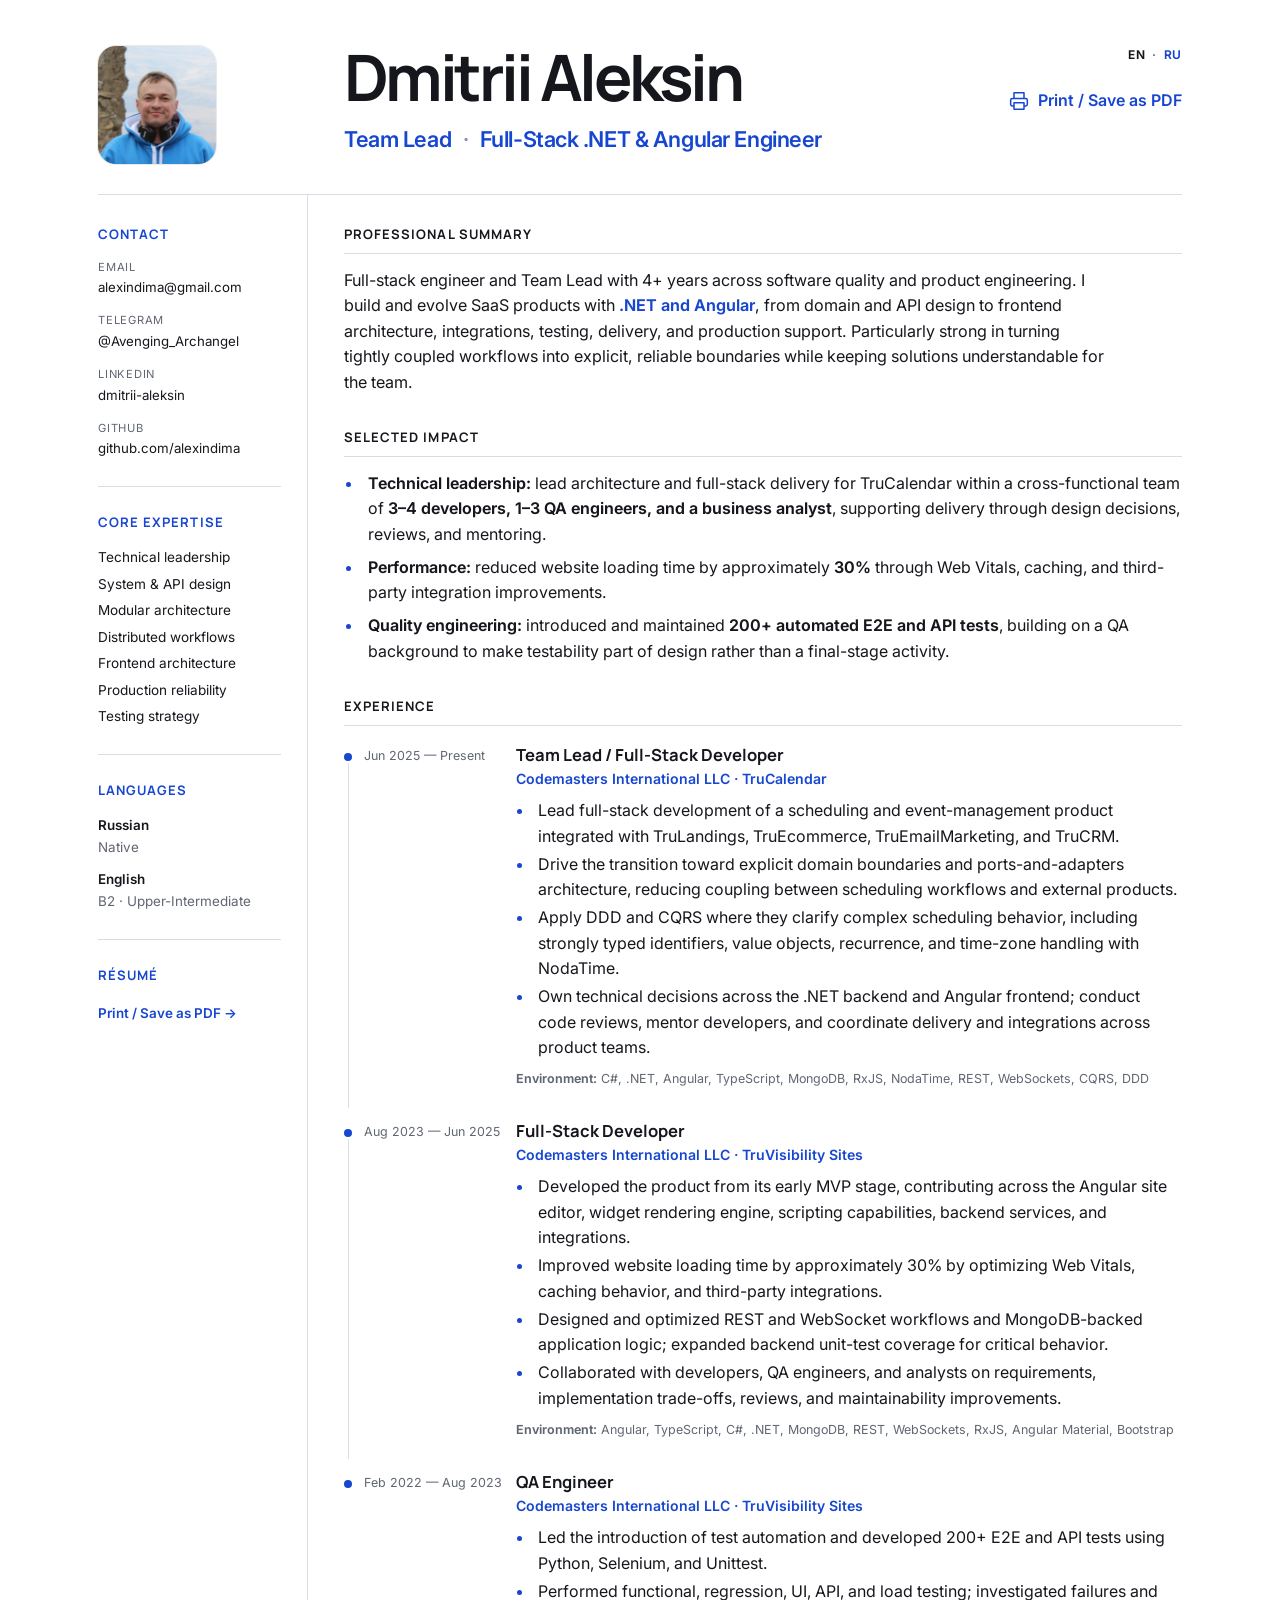
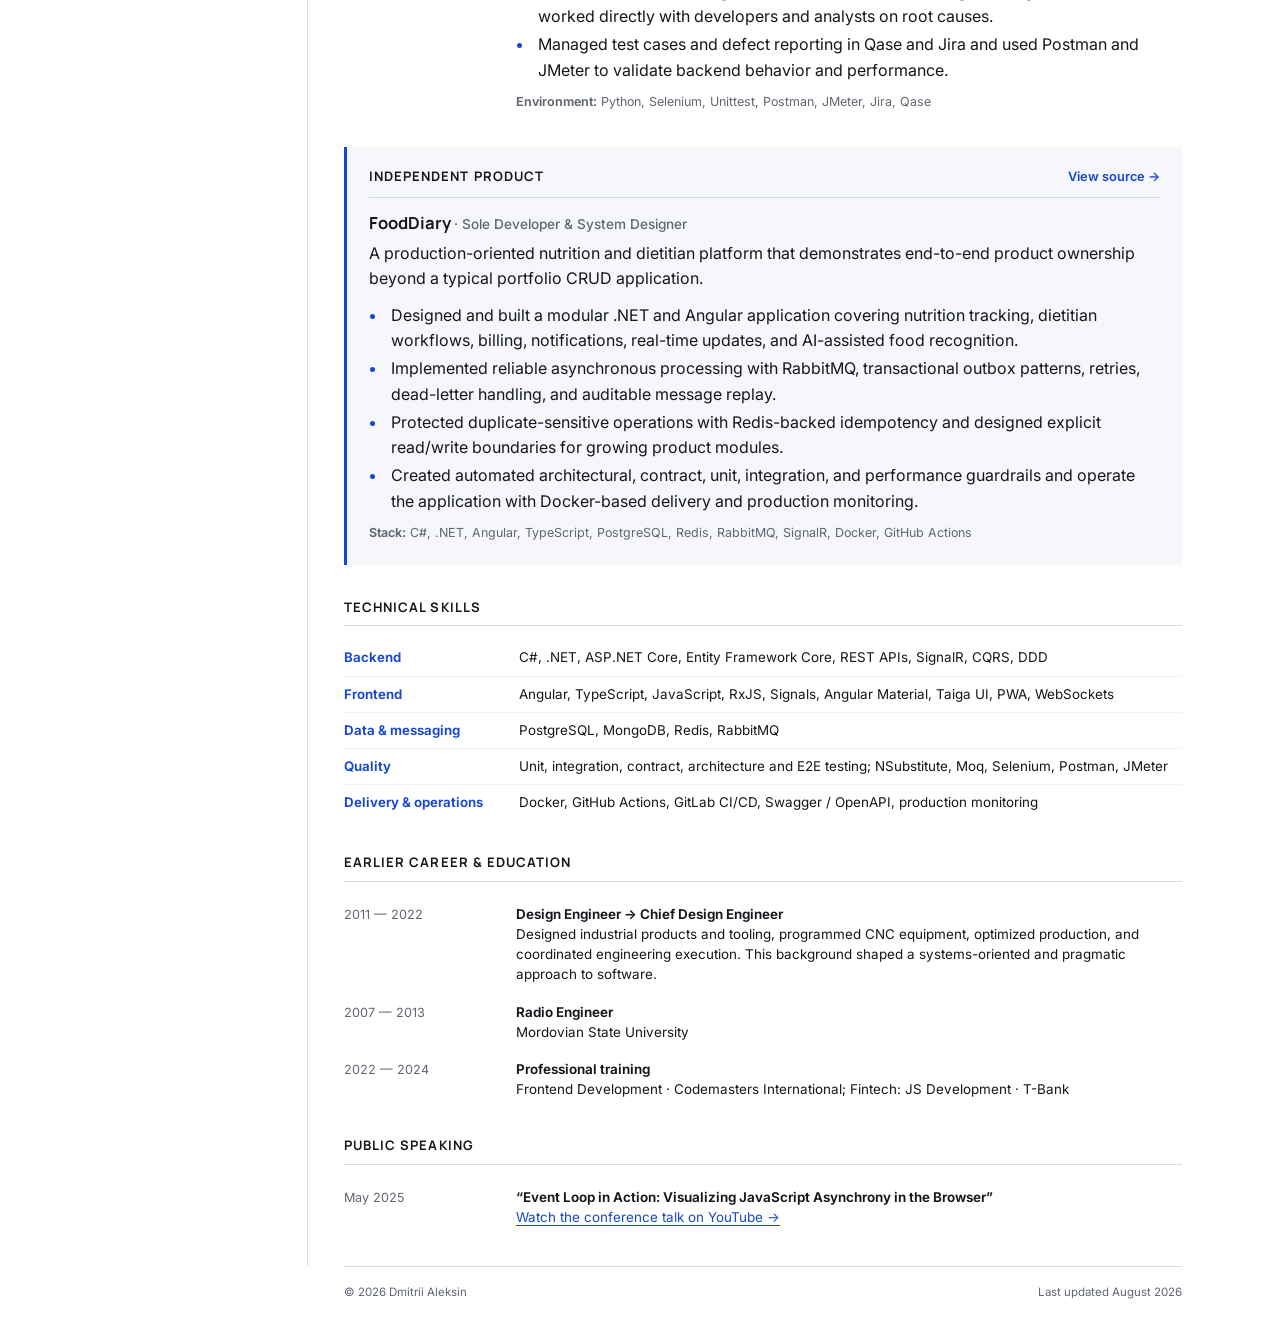
<file: index.html>
<!doctype html>
<html lang="en">
<head>
    <meta charset="utf-8">
    <meta name="viewport" content="width=device-width, initial-scale=1">
    <meta name="description" content="Dmitrii Aleksin — Team Lead and Full-Stack .NET & Angular Engineer experienced in architecture, product development, testing, and technical leadership.">
    <meta name="theme-color" content="#ffffff">
    <title>Dmitrii Aleksin — Team Lead · Full-Stack .NET & Angular Engineer</title>
    <link rel="alternate" hreflang="en" href="https://alexindima.github.io/">
    <link rel="alternate" hreflang="ru" href="https://alexindima.github.io/ru/">
    <link rel="alternate" hreflang="x-default" href="https://alexindima.github.io/">
    <link rel="icon" href="assets/images/icons/favicon.ico" sizes="any">
    <link rel="icon" href="assets/images/icons/favicon-32x32.png" type="image/png" sizes="32x32">
    <link rel="apple-touch-icon" href="assets/images/icons/apple-touch-icon.png" sizes="180x180">
    <link rel="stylesheet" href="assets/styles/style.css">
</head>
<body>
<div class="resume">
    <header class="hero">
        <a class="portrait" href="https://github.com/alexindima" target="_blank" rel="noreferrer" aria-label="Open Dmitrii Aleksin's GitHub profile">
            <img src="assets/images/avatar_500x500.webp" alt="Dmitrii Aleksin" width="500" height="500">
        </a>
        <div class="hero__identity">
            <h1>Dmitrii Aleksin</h1>
            <p class="hero__role">Team Lead <span aria-hidden="true">·</span> Full-Stack .NET & Angular Engineer</p>
        </div>
        <div class="hero__actions">
            <nav class="language-switch" aria-label="Résumé language">
                <span aria-current="page">EN</span><span aria-hidden="true">·</span><a href="ru/" lang="ru">RU</a>
            </nav>
            <button class="print-button" type="button" onclick="window.print()" aria-label="Print or save this résumé as PDF">
                <svg viewBox="0 0 24 24" aria-hidden="true"><path d="M6 9V2h12v7M6 18H4a2 2 0 0 1-2-2v-5a2 2 0 0 1 2-2h16a2 2 0 0 1 2 2v5a2 2 0 0 1-2 2h-2M6 14h12v8H6z"/></svg>
                Print / Save as PDF
            </button>
        </div>
    </header>

    <div class="resume__layout">
        <aside class="sidebar" aria-label="Contact details and core expertise">
            <section class="sidebar__section contact" aria-labelledby="contact-title">
                <h2 id="contact-title">Contact</h2>
                <ul class="plain-list contact__list">
                    <li><span>Email</span><a href="mailto:alexindima@gmail.com">alexindima@gmail.com</a></li>
                    <li><span>Telegram</span><a href="https://t.me/Avenging_Archangel" target="_blank" rel="noreferrer">@Avenging_Archangel</a></li>
                    <li><span>LinkedIn</span><a href="https://www.linkedin.com/in/dmitrii-aleksin/" target="_blank" rel="noreferrer">dmitrii-aleksin</a></li>
                    <li><span>GitHub</span><a href="https://github.com/alexindima" target="_blank" rel="noreferrer">github.com/alexindima</a></li>
                </ul>
            </section>

            <section class="sidebar__section" aria-labelledby="focus-title">
                <h2 id="focus-title">Core expertise</h2>
                <ul class="plain-list compact-list">
                    <li>Technical leadership</li>
                    <li>System & API design</li>
                    <li>Modular architecture</li>
                    <li>Distributed workflows</li>
                    <li>Frontend architecture</li>
                    <li>Production reliability</li>
                    <li>Testing strategy</li>
                </ul>
            </section>

            <section class="sidebar__section" aria-labelledby="languages-title">
                <h2 id="languages-title">Languages</h2>
                <dl class="language-list">
                    <div><dt>Russian</dt><dd>Native</dd></div>
                    <div><dt>English</dt><dd>B2 · Upper-Intermediate</dd></div>
                </dl>
            </section>

            <section class="sidebar__section sidebar__section--screen" aria-labelledby="download-title">
                <h2 id="download-title">Résumé</h2>
                <button class="text-button" type="button" onclick="window.print()">Print / Save as PDF →</button>
            </section>
        </aside>

        <main class="content">
            <section class="section summary" aria-labelledby="summary-title">
                <h2 id="summary-title">Professional summary</h2>
                <p>Full-stack engineer and Team Lead with 4+ years across software quality and product engineering. I build and evolve SaaS products with <strong>.NET and Angular</strong>, from domain and API design to frontend architecture, integrations, testing, delivery, and production support. Particularly strong in turning tightly coupled workflows into explicit, reliable boundaries while keeping solutions understandable for the team.</p>
            </section>

            <section class="section impact" aria-labelledby="impact-title">
                <h2 id="impact-title">Selected impact</h2>
                <ul class="impact-list">
                    <li><strong>Technical leadership:</strong> lead architecture and full-stack delivery for TruCalendar within a cross-functional team of <strong>3–4 developers, 1–3 QA engineers, and a business analyst</strong>, supporting delivery through design decisions, reviews, and mentoring.</li>
                    <li><strong>Performance:</strong> reduced website loading time by approximately <strong>30%</strong> through Web Vitals, caching, and third-party integration improvements.</li>
                    <li><strong>Quality engineering:</strong> introduced and maintained <strong>200+ automated E2E and API tests</strong>, building on a QA background to make testability part of design rather than a final-stage activity.</li>
                </ul>
            </section>

            <section class="section" aria-labelledby="experience-title">
                <h2 id="experience-title">Experience</h2>
                <div class="timeline">
                    <article class="timeline-item">
                        <div class="timeline-item__meta"><time>Jun 2025 — Present</time></div>
                        <div class="timeline-item__body">
                            <h3>Team Lead / Full-Stack Developer</h3>
                            <p class="company">Codemasters International LLC · TruCalendar</p>
                            <ul>
                                <li>Lead full-stack development of a scheduling and event-management product integrated with TruLandings, TruEcommerce, TruEmailMarketing, and TruCRM.</li>
                                <li>Drive the transition toward explicit domain boundaries and ports-and-adapters architecture, reducing coupling between scheduling workflows and external products.</li>
                                <li>Apply DDD and CQRS where they clarify complex scheduling behavior, including strongly typed identifiers, value objects, recurrence, and time-zone handling with NodaTime.</li>
                                <li>Own technical decisions across the .NET backend and Angular frontend; conduct code reviews, mentor developers, and coordinate delivery and integrations across product teams.</li>
                            </ul>
                            <p class="stack"><strong>Environment:</strong> C#, .NET, Angular, TypeScript, MongoDB, RxJS, NodaTime, REST, WebSockets, CQRS, DDD</p>
                        </div>
                    </article>

                    <article class="timeline-item">
                        <div class="timeline-item__meta"><time>Aug 2023 — Jun 2025</time></div>
                        <div class="timeline-item__body">
                            <h3>Full-Stack Developer</h3>
                            <p class="company">Codemasters International LLC · TruVisibility Sites</p>
                            <ul>
                                <li>Developed the product from its early MVP stage, contributing across the Angular site editor, widget rendering engine, scripting capabilities, backend services, and integrations.</li>
                                <li>Improved website loading time by approximately 30% by optimizing Web Vitals, caching behavior, and third-party integrations.</li>
                                <li>Designed and optimized REST and WebSocket workflows and MongoDB-backed application logic; expanded backend unit-test coverage for critical behavior.</li>
                                <li>Collaborated with developers, QA engineers, and analysts on requirements, implementation trade-offs, reviews, and maintainability improvements.</li>
                            </ul>
                            <p class="stack"><strong>Environment:</strong> Angular, TypeScript, C#, .NET, MongoDB, REST, WebSockets, RxJS, Angular Material, Bootstrap</p>
                        </div>
                    </article>

                    <article class="timeline-item">
                        <div class="timeline-item__meta"><time>Feb 2022 — Aug 2023</time></div>
                        <div class="timeline-item__body">
                            <h3>QA Engineer</h3>
                            <p class="company">Codemasters International LLC · TruVisibility Sites</p>
                            <ul>
                                <li>Led the introduction of test automation and developed 200+ E2E and API tests using Python, Selenium, and Unittest.</li>
                                <li>Performed functional, regression, UI, API, and load testing; investigated failures and worked directly with developers and analysts on root causes.</li>
                                <li>Managed test cases and defect reporting in Qase and Jira and used Postman and JMeter to validate backend behavior and performance.</li>
                            </ul>
                            <p class="stack"><strong>Environment:</strong> Python, Selenium, Unittest, Postman, JMeter, Jira, Qase</p>
                        </div>
                    </article>
                </div>
            </section>

            <section class="section project" aria-labelledby="project-title">
                <div class="section-heading-row">
                    <h2 id="project-title">Independent product</h2>
                    <a href="https://github.com/alexindima/food-diary" target="_blank" rel="noreferrer">View source →</a>
                </div>
                <h3>FoodDiary <span>· Sole Developer & System Designer</span></h3>
                <p class="project__intro">A production-oriented nutrition and dietitian platform that demonstrates end-to-end product ownership beyond a typical portfolio CRUD application.</p>
                <ul>
                    <li>Designed and built a modular .NET and Angular application covering nutrition tracking, dietitian workflows, billing, notifications, real-time updates, and AI-assisted food recognition.</li>
                    <li>Implemented reliable asynchronous processing with RabbitMQ, transactional outbox patterns, retries, dead-letter handling, and auditable message replay.</li>
                    <li>Protected duplicate-sensitive operations with Redis-backed idempotency and designed explicit read/write boundaries for growing product modules.</li>
                    <li>Created automated architectural, contract, unit, integration, and performance guardrails and operate the application with Docker-based delivery and production monitoring.</li>
                </ul>
                <p class="stack"><strong>Stack:</strong> C#, .NET, Angular, TypeScript, PostgreSQL, Redis, RabbitMQ, SignalR, Docker, GitHub Actions</p>
            </section>

            <section class="section skills" aria-labelledby="skills-title">
                <h2 id="skills-title">Technical skills</h2>
                <dl class="skills-list">
                    <div><dt>Backend</dt><dd>C#, .NET, ASP.NET Core, Entity Framework Core, REST APIs, SignalR, CQRS, DDD</dd></div>
                    <div><dt>Frontend</dt><dd>Angular, TypeScript, JavaScript, RxJS, Signals, Angular Material, Taiga UI, PWA, WebSockets</dd></div>
                    <div><dt>Data & messaging</dt><dd>PostgreSQL, MongoDB, Redis, RabbitMQ</dd></div>
                    <div><dt>Quality</dt><dd>Unit, integration, contract, architecture and E2E testing; NSubstitute, Moq, Selenium, Postman, JMeter</dd></div>
                    <div><dt>Delivery & operations</dt><dd>Docker, GitHub Actions, GitLab CI/CD, Swagger / OpenAPI, production monitoring</dd></div>
                </dl>
            </section>

            <section class="section compact-section" aria-labelledby="background-title">
                <h2 id="background-title">Earlier career & education</h2>
                <div class="compact-row">
                    <time>2011 — 2022</time>
                    <p><strong>Design Engineer → Chief Design Engineer</strong><br>Designed industrial products and tooling, programmed CNC equipment, optimized production, and coordinated engineering execution. This background shaped a systems-oriented and pragmatic approach to software.</p>
                </div>
                <div class="compact-row">
                    <time>2007 — 2013</time>
                    <p><strong>Radio Engineer</strong><br>Mordovian State University</p>
                </div>
                <div class="compact-row">
                    <time>2022 — 2024</time>
                    <p><strong>Professional training</strong><br>Frontend Development · Codemasters International; Fintech: JS Development · T-Bank</p>
                </div>
            </section>

            <section class="section compact-section" aria-labelledby="speaking-title">
                <h2 id="speaking-title">Public speaking</h2>
                <div class="compact-row">
                    <time>May 2025</time>
                    <p><strong>“Event Loop in Action: Visualizing JavaScript Asynchrony in the Browser”</strong><br><a href="https://www.youtube.com/watch?v=KqZR_7xjcSU" target="_blank" rel="noreferrer">Watch the conference talk on YouTube →</a></p>
                </div>
            </section>
        </main>
    </div>

    <footer class="footer">
        <span>© 2026 Dmitrii Aleksin</span>
        <span>Last updated August 2026</span>
    </footer>
</div>
</body>
</html>
</file>
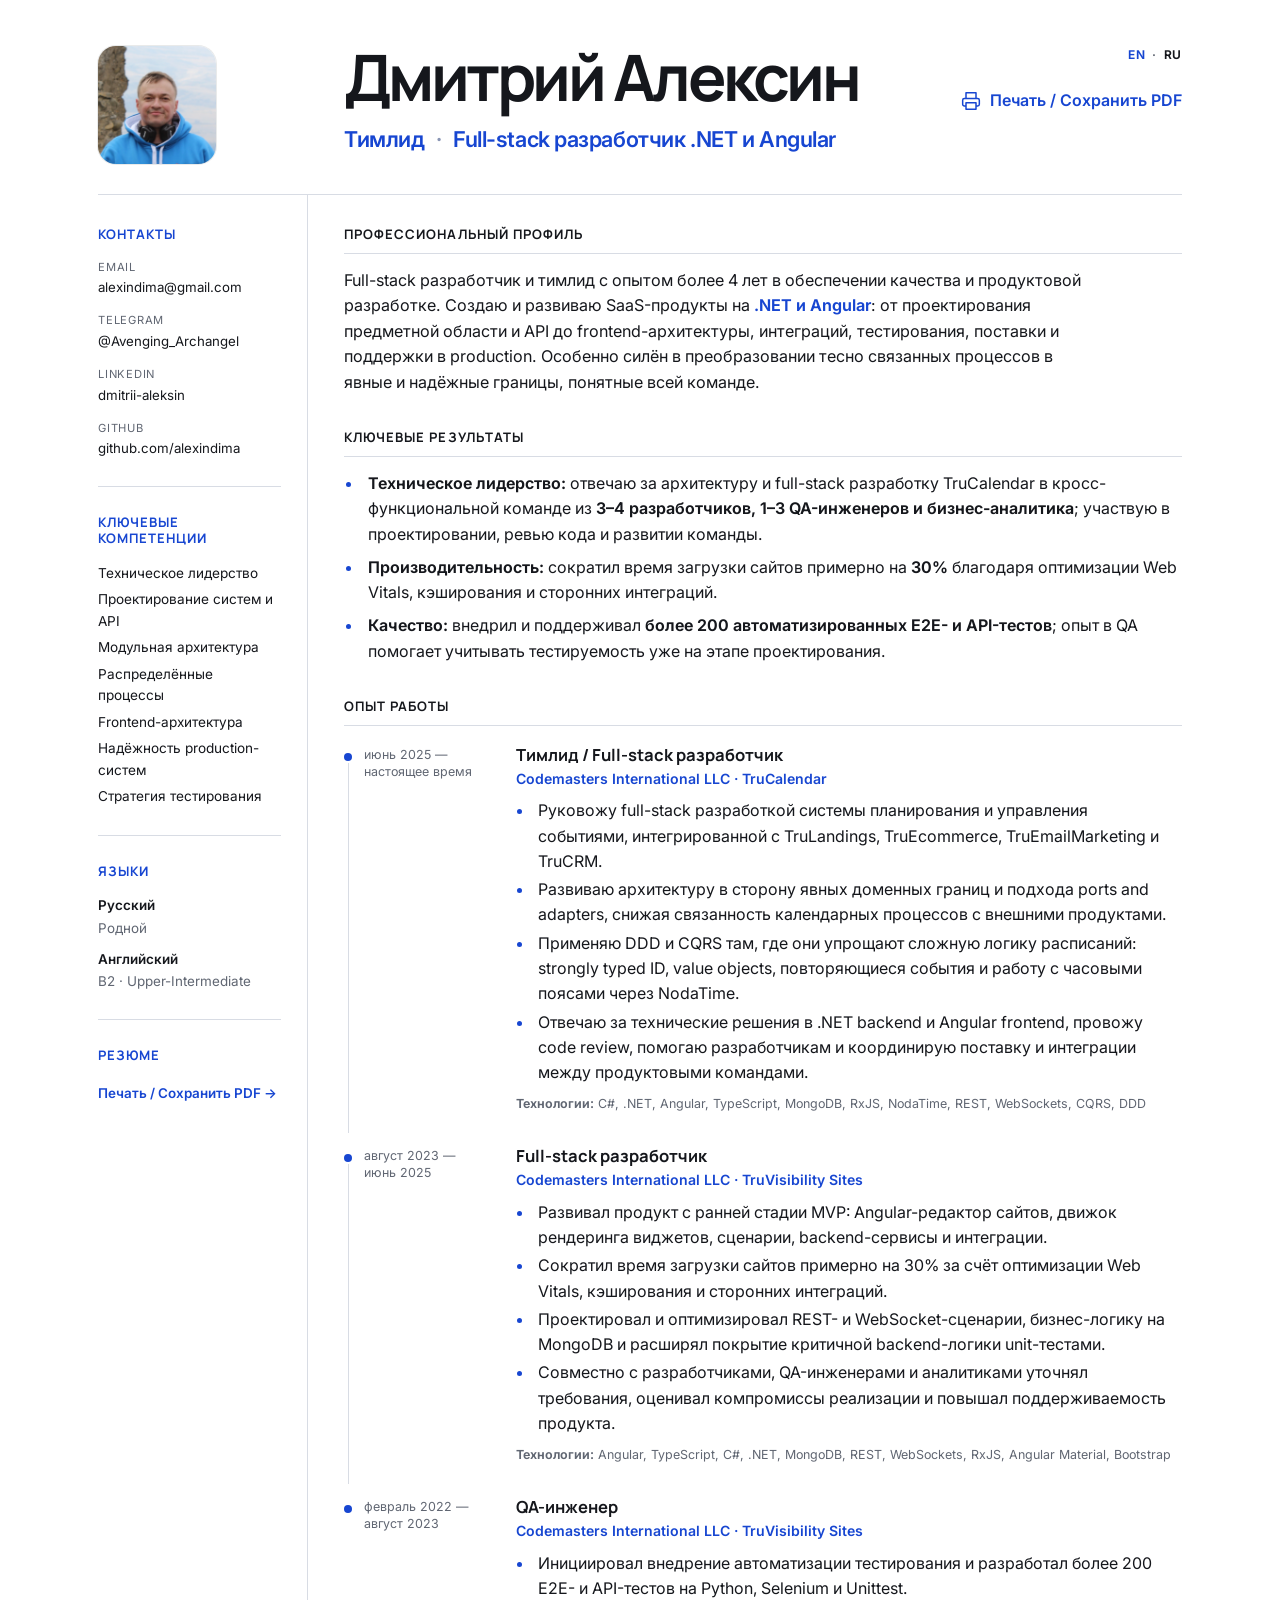
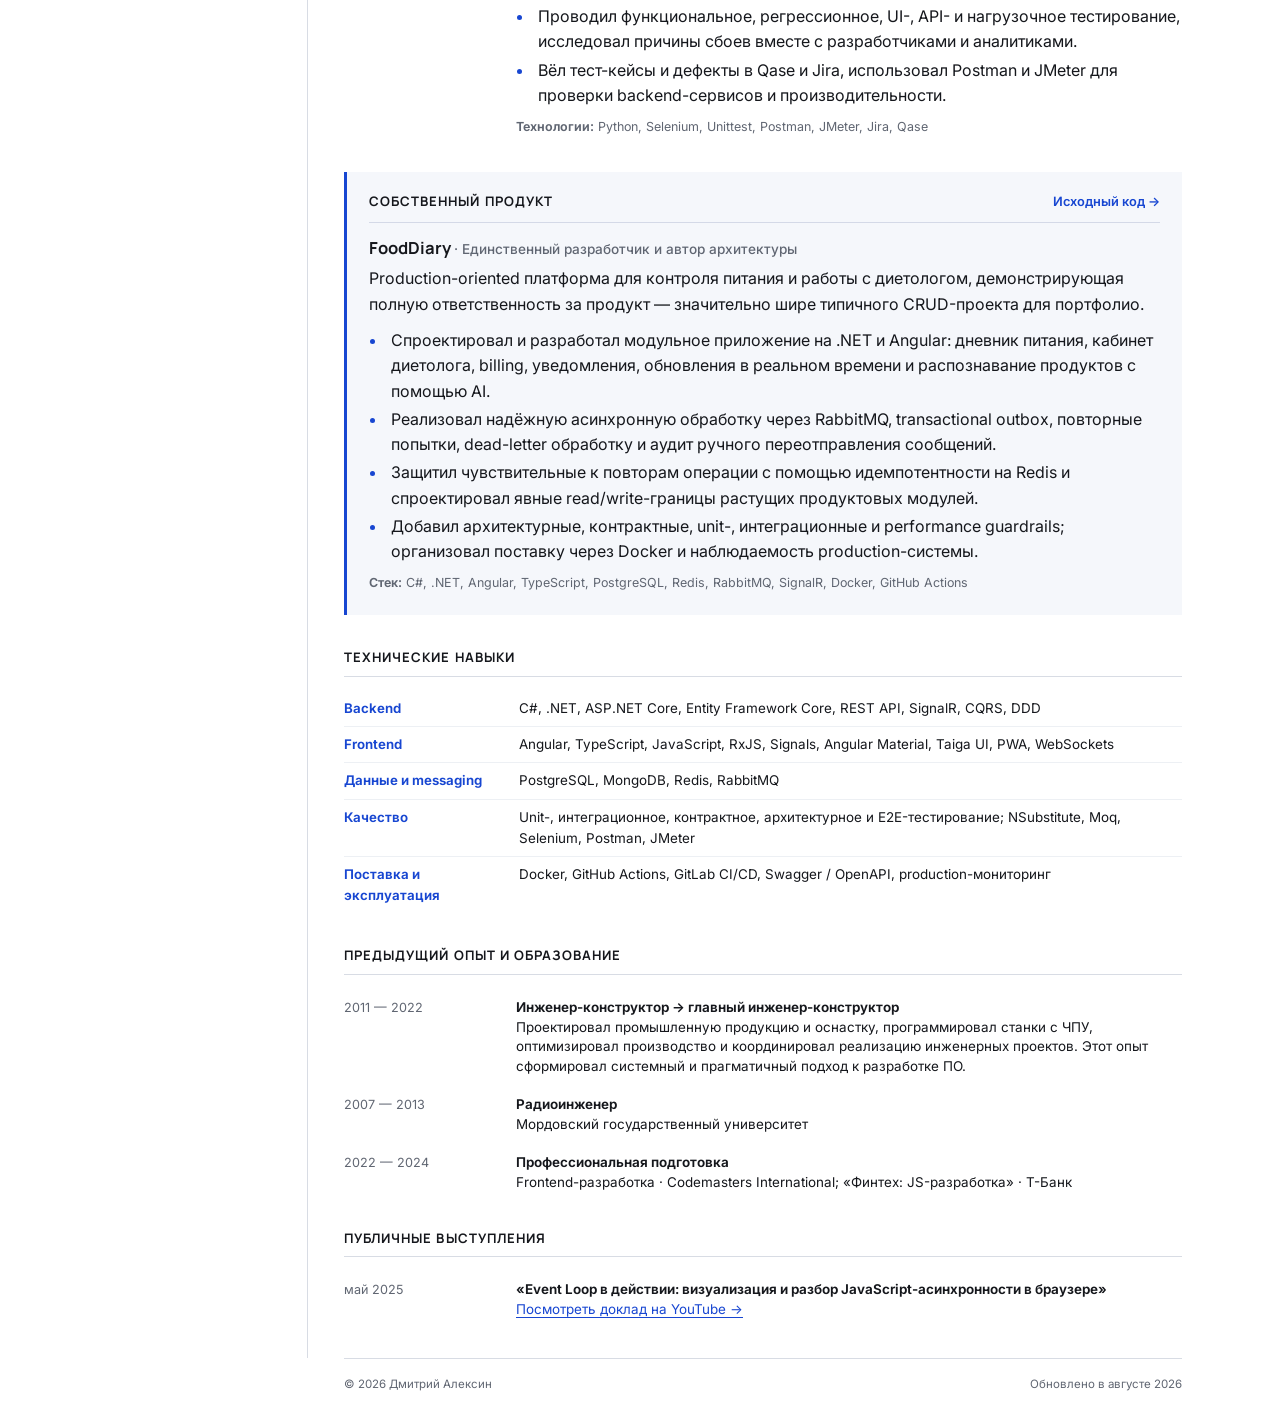
<file: ru/index.html>
<!doctype html>
<html lang="ru">
<head>
    <meta charset="utf-8">
    <meta name="viewport" content="width=device-width, initial-scale=1">
    <meta name="description" content="Дмитрий Алексин — тимлид и full-stack разработчик .NET и Angular с опытом проектирования архитектуры, разработки продуктов, тестирования и технического лидерства.">
    <meta name="theme-color" content="#ffffff">
    <title>Дмитрий Алексин — Тимлид · Full-stack разработчик .NET и Angular</title>
    <link rel="alternate" hreflang="en" href="https://alexindima.github.io/">
    <link rel="alternate" hreflang="ru" href="https://alexindima.github.io/ru/">
    <link rel="alternate" hreflang="x-default" href="https://alexindima.github.io/">
    <link rel="icon" href="../assets/images/icons/favicon.ico" sizes="any">
    <link rel="icon" href="../assets/images/icons/favicon-32x32.png" type="image/png" sizes="32x32">
    <link rel="apple-touch-icon" href="../assets/images/icons/apple-touch-icon.png" sizes="180x180">
    <link rel="stylesheet" href="../assets/styles/style.css">
</head>
<body>
<div class="resume">
    <header class="hero">
        <a class="portrait" href="https://github.com/alexindima" target="_blank" rel="noreferrer" aria-label="Открыть профиль Дмитрия Алексина на GitHub">
            <img src="../assets/images/avatar_500x500.webp" alt="Дмитрий Алексин" width="500" height="500">
        </a>
        <div class="hero__identity">
            <h1>Дмитрий Алексин</h1>
            <p class="hero__role">Тимлид <span aria-hidden="true">·</span> Full-stack разработчик .NET и Angular</p>
        </div>
        <div class="hero__actions">
            <nav class="language-switch" aria-label="Язык резюме">
                <a href="../" lang="en">EN</a><span aria-hidden="true">·</span><span aria-current="page">RU</span>
            </nav>
            <button class="print-button" type="button" onclick="window.print()" aria-label="Распечатать резюме или сохранить его в PDF">
                <svg viewBox="0 0 24 24" aria-hidden="true"><path d="M6 9V2h12v7M6 18H4a2 2 0 0 1-2-2v-5a2 2 0 0 1 2-2h16a2 2 0 0 1 2 2v5a2 2 0 0 1-2 2h-2M6 14h12v8H6z"/></svg>
                Печать / Сохранить PDF
            </button>
        </div>
    </header>

    <div class="resume__layout">
        <aside class="sidebar" aria-label="Контакты и ключевые компетенции">
            <section class="sidebar__section contact" aria-labelledby="contact-title">
                <h2 id="contact-title">Контакты</h2>
                <ul class="plain-list contact__list">
                    <li><span>Email</span><a href="mailto:alexindima@gmail.com">alexindima@gmail.com</a></li>
                    <li><span>Telegram</span><a href="https://t.me/Avenging_Archangel" target="_blank" rel="noreferrer">@Avenging_Archangel</a></li>
                    <li><span>LinkedIn</span><a href="https://www.linkedin.com/in/dmitrii-aleksin/" target="_blank" rel="noreferrer">dmitrii-aleksin</a></li>
                    <li><span>GitHub</span><a href="https://github.com/alexindima" target="_blank" rel="noreferrer">github.com/alexindima</a></li>
                </ul>
            </section>

            <section class="sidebar__section" aria-labelledby="focus-title">
                <h2 id="focus-title">Ключевые компетенции</h2>
                <ul class="plain-list compact-list">
                    <li>Техническое лидерство</li>
                    <li>Проектирование систем и API</li>
                    <li>Модульная архитектура</li>
                    <li>Распределённые процессы</li>
                    <li>Frontend-архитектура</li>
                    <li>Надёжность production-систем</li>
                    <li>Стратегия тестирования</li>
                </ul>
            </section>

            <section class="sidebar__section" aria-labelledby="languages-title">
                <h2 id="languages-title">Языки</h2>
                <dl class="language-list">
                    <div><dt>Русский</dt><dd>Родной</dd></div>
                    <div><dt>Английский</dt><dd>B2 · Upper-Intermediate</dd></div>
                </dl>
            </section>

            <section class="sidebar__section sidebar__section--screen" aria-labelledby="download-title">
                <h2 id="download-title">Резюме</h2>
                <button class="text-button" type="button" onclick="window.print()">Печать / Сохранить PDF →</button>
            </section>
        </aside>

        <main class="content">
            <section class="section summary" aria-labelledby="summary-title">
                <h2 id="summary-title">Профессиональный профиль</h2>
                <p>Full-stack разработчик и тимлид с опытом более 4 лет в обеспечении качества и продуктовой разработке. Создаю и развиваю SaaS-продукты на <strong>.NET и Angular</strong>: от проектирования предметной области и API до frontend-архитектуры, интеграций, тестирования, поставки и поддержки в production. Особенно силён в преобразовании тесно связанных процессов в явные и надёжные границы, понятные всей команде.</p>
            </section>

            <section class="section impact" aria-labelledby="impact-title">
                <h2 id="impact-title">Ключевые результаты</h2>
                <ul class="impact-list">
                    <li><strong>Техническое лидерство:</strong> отвечаю за архитектуру и full-stack разработку TruCalendar в кросс-функциональной команде из <strong>3–4 разработчиков, 1–3 QA-инженеров и бизнес-аналитика</strong>; участвую в проектировании, ревью кода и развитии команды.</li>
                    <li><strong>Производительность:</strong> сократил время загрузки сайтов примерно на <strong>30%</strong> благодаря оптимизации Web Vitals, кэширования и сторонних интеграций.</li>
                    <li><strong>Качество:</strong> внедрил и поддерживал <strong>более 200 автоматизированных E2E- и API-тестов</strong>; опыт в QA помогает учитывать тестируемость уже на этапе проектирования.</li>
                </ul>
            </section>

            <section class="section" aria-labelledby="experience-title">
                <h2 id="experience-title">Опыт работы</h2>
                <div class="timeline">
                    <article class="timeline-item">
                        <div class="timeline-item__meta"><time>июнь 2025 — настоящее время</time></div>
                        <div class="timeline-item__body">
                            <h3>Тимлид / Full-stack разработчик</h3>
                            <p class="company">Codemasters International LLC · TruCalendar</p>
                            <ul>
                                <li>Руковожу full-stack разработкой системы планирования и управления событиями, интегрированной с TruLandings, TruEcommerce, TruEmailMarketing и TruCRM.</li>
                                <li>Развиваю архитектуру в сторону явных доменных границ и подхода ports and adapters, снижая связанность календарных процессов с внешними продуктами.</li>
                                <li>Применяю DDD и CQRS там, где они упрощают сложную логику расписаний: strongly typed ID, value objects, повторяющиеся события и работу с часовыми поясами через NodaTime.</li>
                                <li>Отвечаю за технические решения в .NET backend и Angular frontend, провожу code review, помогаю разработчикам и координирую поставку и интеграции между продуктовыми командами.</li>
                            </ul>
                            <p class="stack"><strong>Технологии:</strong> C#, .NET, Angular, TypeScript, MongoDB, RxJS, NodaTime, REST, WebSockets, CQRS, DDD</p>
                        </div>
                    </article>

                    <article class="timeline-item">
                        <div class="timeline-item__meta"><time>август 2023 — июнь 2025</time></div>
                        <div class="timeline-item__body">
                            <h3>Full-stack разработчик</h3>
                            <p class="company">Codemasters International LLC · TruVisibility Sites</p>
                            <ul>
                                <li>Развивал продукт с ранней стадии MVP: Angular-редактор сайтов, движок рендеринга виджетов, сценарии, backend-сервисы и интеграции.</li>
                                <li>Сократил время загрузки сайтов примерно на 30% за счёт оптимизации Web Vitals, кэширования и сторонних интеграций.</li>
                                <li>Проектировал и оптимизировал REST- и WebSocket-сценарии, бизнес-логику на MongoDB и расширял покрытие критичной backend-логики unit-тестами.</li>
                                <li>Совместно с разработчиками, QA-инженерами и аналитиками уточнял требования, оценивал компромиссы реализации и повышал поддерживаемость продукта.</li>
                            </ul>
                            <p class="stack"><strong>Технологии:</strong> Angular, TypeScript, C#, .NET, MongoDB, REST, WebSockets, RxJS, Angular Material, Bootstrap</p>
                        </div>
                    </article>

                    <article class="timeline-item">
                        <div class="timeline-item__meta"><time>февраль 2022 — август 2023</time></div>
                        <div class="timeline-item__body">
                            <h3>QA-инженер</h3>
                            <p class="company">Codemasters International LLC · TruVisibility Sites</p>
                            <ul>
                                <li>Инициировал внедрение автоматизации тестирования и разработал более 200 E2E- и API-тестов на Python, Selenium и Unittest.</li>
                                <li>Проводил функциональное, регрессионное, UI-, API- и нагрузочное тестирование, исследовал причины сбоев вместе с разработчиками и аналитиками.</li>
                                <li>Вёл тест-кейсы и дефекты в Qase и Jira, использовал Postman и JMeter для проверки backend-сервисов и производительности.</li>
                            </ul>
                            <p class="stack"><strong>Технологии:</strong> Python, Selenium, Unittest, Postman, JMeter, Jira, Qase</p>
                        </div>
                    </article>
                </div>
            </section>

            <section class="section project" aria-labelledby="project-title">
                <div class="section-heading-row">
                    <h2 id="project-title">Собственный продукт</h2>
                    <a href="https://github.com/alexindima/food-diary" target="_blank" rel="noreferrer">Исходный код →</a>
                </div>
                <h3>FoodDiary <span>· Единственный разработчик и автор архитектуры</span></h3>
                <p class="project__intro">Production-oriented платформа для контроля питания и работы с диетологом, демонстрирующая полную ответственность за продукт — значительно шире типичного CRUD-проекта для портфолио.</p>
                <ul>
                    <li>Спроектировал и разработал модульное приложение на .NET и Angular: дневник питания, кабинет диетолога, billing, уведомления, обновления в реальном времени и распознавание продуктов с помощью AI.</li>
                    <li>Реализовал надёжную асинхронную обработку через RabbitMQ, transactional outbox, повторные попытки, dead-letter обработку и аудит ручного переотправления сообщений.</li>
                    <li>Защитил чувствительные к повторам операции с помощью идемпотентности на Redis и спроектировал явные read/write-границы растущих продуктовых модулей.</li>
                    <li>Добавил архитектурные, контрактные, unit-, интеграционные и performance guardrails; организовал поставку через Docker и наблюдаемость production-системы.</li>
                </ul>
                <p class="stack"><strong>Стек:</strong> C#, .NET, Angular, TypeScript, PostgreSQL, Redis, RabbitMQ, SignalR, Docker, GitHub Actions</p>
            </section>

            <section class="section skills" aria-labelledby="skills-title">
                <h2 id="skills-title">Технические навыки</h2>
                <dl class="skills-list">
                    <div><dt>Backend</dt><dd>C#, .NET, ASP.NET Core, Entity Framework Core, REST API, SignalR, CQRS, DDD</dd></div>
                    <div><dt>Frontend</dt><dd>Angular, TypeScript, JavaScript, RxJS, Signals, Angular Material, Taiga UI, PWA, WebSockets</dd></div>
                    <div><dt>Данные и messaging</dt><dd>PostgreSQL, MongoDB, Redis, RabbitMQ</dd></div>
                    <div><dt>Качество</dt><dd>Unit-, интеграционное, контрактное, архитектурное и E2E-тестирование; NSubstitute, Moq, Selenium, Postman, JMeter</dd></div>
                    <div><dt>Поставка и эксплуатация</dt><dd>Docker, GitHub Actions, GitLab CI/CD, Swagger / OpenAPI, production-мониторинг</dd></div>
                </dl>
            </section>

            <section class="section compact-section" aria-labelledby="background-title">
                <h2 id="background-title">Предыдущий опыт и образование</h2>
                <div class="compact-row">
                    <time>2011 — 2022</time>
                    <p><strong>Инженер-конструктор → главный инженер-конструктор</strong><br>Проектировал промышленную продукцию и оснастку, программировал станки с ЧПУ, оптимизировал производство и координировал реализацию инженерных проектов. Этот опыт сформировал системный и прагматичный подход к разработке ПО.</p>
                </div>
                <div class="compact-row">
                    <time>2007 — 2013</time>
                    <p><strong>Радиоинженер</strong><br>Мордовский государственный университет</p>
                </div>
                <div class="compact-row">
                    <time>2022 — 2024</time>
                    <p><strong>Профессиональная подготовка</strong><br>Frontend-разработка · Codemasters International; «Финтех: JS-разработка» · Т-Банк</p>
                </div>
            </section>

            <section class="section compact-section" aria-labelledby="speaking-title">
                <h2 id="speaking-title">Публичные выступления</h2>
                <div class="compact-row">
                    <time>май 2025</time>
                    <p><strong>«Event Loop в действии: визуализация и разбор JavaScript-асинхронности в браузере»</strong><br><a href="https://www.youtube.com/watch?v=KqZR_7xjcSU" target="_blank" rel="noreferrer">Посмотреть доклад на YouTube →</a></p>
                </div>
            </section>
        </main>
    </div>

    <footer class="footer">
        <span>© 2026 Дмитрий Алексин</span>
        <span>Обновлено в августе 2026</span>
    </footer>
</div>
</body>
</html>
</file>
<file: assets/styles/style.css>
@import url('https://fonts.googleapis.com/css2?family=Inter:wght@400;500;600;700&family=Manrope:wght@600;700&display=swap');

:root {
    --accent: #1746d1;
    --ink: #15171c;
    --muted: #606672;
    --rule: #d8dce4;
    --soft: #f5f7fb;
    --white: #fff;
    --content: 1180px;
}

* { box-sizing: border-box; }

html {
    color: var(--ink);
    background: var(--white);
    font-family: Inter, Arial, sans-serif;
    font-size: 16px;
    line-height: 1.58;
    scroll-behavior: smooth;
}

body { margin: 0; }
button, a { font: inherit; }
a { color: var(--accent); text-decoration-thickness: 1px; text-underline-offset: 3px; }
a:hover { text-decoration-thickness: 2px; }
strong { font-weight: 650; }

.resume {
    width: min(100%, var(--content));
    margin: 0 auto;
    padding: 46px 48px 24px;
}

.hero {
    display: grid;
    grid-template-columns: 210px minmax(0, 1fr) auto;
    align-items: flex-start;
    gap: 36px;
    padding-bottom: 30px;
    border-bottom: 1px solid var(--rule);
}

.portrait {
    display: block;
    width: 118px;
    aspect-ratio: 1;
    overflow: hidden;
    border-radius: 18px;
    box-shadow: 0 0 0 1px rgba(21, 23, 28, .09);
}

.portrait img {
    display: block;
    width: 100%;
    height: 100%;
    object-fit: cover;
}

.hero h1 {
    margin: 0;
    font-family: Manrope, Inter, sans-serif;
    font-size: clamp(2.65rem, 5vw, 4.5rem);
    line-height: .98;
    letter-spacing: -.055em;
}

.hero__role {
    margin: 13px 0 0;
    color: var(--accent);
    font-size: clamp(1.05rem, 2vw, 1.36rem);
    font-weight: 600;
    letter-spacing: -.02em;
}

.hero__role span { margin: 0 .32em; color: #8995b4; }

.hero__actions {
    display: flex;
    flex-direction: column;
    align-items: flex-end;
    gap: 8px;
}

.language-switch {
    display: flex;
    align-items: center;
    gap: 7px;
    color: var(--muted);
    font-size: .75rem;
    font-weight: 650;
    letter-spacing: .05em;
}

.language-switch a { text-decoration: none; }
.language-switch [aria-current="page"] { color: var(--ink); }

.print-button, .text-button {
    color: var(--accent);
    border: 0;
    background: transparent;
    cursor: pointer;
}

.print-button {
    display: inline-flex;
    flex: 0 0 auto;
    align-items: center;
    gap: 9px;
    margin-top: 7px;
    padding: 8px 0;
    font-weight: 600;
}

.print-button svg {
    width: 20px;
    fill: none;
    stroke: currentColor;
    stroke-linecap: round;
    stroke-linejoin: round;
    stroke-width: 1.8;
}

.resume__layout {
    display: grid;
    grid-template-columns: 210px minmax(0, 1fr);
    gap: 36px;
}

.sidebar {
    padding: 32px 26px 0 0;
    border-right: 1px solid var(--rule);
}

.sidebar__section { padding: 0 0 27px; margin: 0 0 28px; border-bottom: 1px solid var(--rule); }
.sidebar__section:last-child { border-bottom: 0; }
.sidebar h2, .section > h2, .section-heading-row h2 {
    margin: 0;
    color: var(--ink);
    font-family: Manrope, Inter, sans-serif;
    font-size: .82rem;
    line-height: 1.2;
    letter-spacing: .08em;
    text-transform: uppercase;
}
.sidebar h2 { margin-bottom: 16px; color: var(--accent); }

.plain-list { margin: 0; padding: 0; list-style: none; }
.contact__list { display: grid; gap: 14px; }
.contact__list li { display: grid; gap: 1px; }
.contact__list span { color: var(--muted); font-size: .7rem; letter-spacing: .07em; text-transform: uppercase; }
.contact__list a { color: var(--ink); font-size: .83rem; overflow-wrap: anywhere; text-decoration: none; }
.contact__list a:hover { color: var(--accent); }
.compact-list { display: grid; gap: 5px; font-size: .85rem; }
.language-list { margin: 0; display: grid; gap: 10px; font-size: .84rem; }
.language-list div { display: grid; gap: 1px; }
.language-list dt { font-weight: 600; }
.language-list dd { margin: 0; color: var(--muted); }
.text-button { padding: 0; font-size: .84rem; font-weight: 600; }

.content { padding-top: 32px; }
.section { margin: 0 0 35px; }
.section > h2, .section-heading-row { padding-bottom: 10px; border-bottom: 1px solid var(--rule); }
.section > h2 { margin-bottom: 14px; }
.summary p { margin: 0; max-width: 76ch; font-size: 1.01rem; }
.summary strong { color: var(--accent); }

.impact-list { margin: 0; padding-left: 1.2rem; display: grid; gap: 8px; }
.impact-list li { padding-left: 5px; }
.impact-list li::marker, .timeline-item li::marker, .project li::marker { color: var(--accent); }

.timeline { display: grid; }
.timeline-item { display: grid; grid-template-columns: 150px minmax(0, 1fr); gap: 0 22px; position: relative; padding: 4px 0 27px; }
.timeline-item:last-child { padding-bottom: 0; }
.timeline-item__meta { position: relative; padding: 2px 0 0 20px; color: var(--muted); font-size: .78rem; white-space: nowrap; }
html[lang="ru"] .timeline-item__meta { padding-right: 8px; line-height: 1.4; white-space: normal; }
.timeline-item__meta::before { content: ''; position: absolute; left: 0; top: 9px; width: 8px; height: 8px; border-radius: 50%; background: var(--accent); }
.timeline-item__meta::after { content: ''; position: absolute; left: 3.5px; top: 19px; bottom: -19px; width: 1px; background: var(--rule); }
.timeline-item:last-child .timeline-item__meta::after { display: none; }
.timeline-item h3, .project h3 { margin: 0; font-family: Manrope, Inter, sans-serif; font-size: 1.04rem; line-height: 1.35; }
.company { margin: 2px 0 8px; color: var(--accent); font-size: .88rem; font-weight: 600; }
.timeline-item ul, .project ul { margin: 0; padding-left: 1.15rem; }
.timeline-item li, .project li { margin: 3px 0; padding-left: 4px; }
.stack { margin: 10px 0 0; color: var(--muted); font-size: .78rem; line-height: 1.5; }

.section-heading-row { display: flex; align-items: baseline; justify-content: space-between; gap: 18px; margin-bottom: 14px; }
.section-heading-row a { flex: 0 0 auto; font-size: .8rem; font-weight: 600; text-decoration: none; }
.project { padding: 20px 22px 22px; border-left: 3px solid var(--accent); background: var(--soft); }
.project .section-heading-row { border-color: #d4d9e7; }
.project h3 span { color: var(--muted); font-family: Inter, sans-serif; font-size: .85rem; font-weight: 500; }
.project__intro { margin: 7px 0 11px; }

.skills-list { margin: 0; display: grid; }
.skills-list div { display: grid; grid-template-columns: 155px minmax(0, 1fr); gap: 20px; padding: 7px 0; border-bottom: 1px solid #edf0f4; }
.skills-list div:last-child { border-bottom: 0; }
.skills-list dt { color: var(--accent); font-size: .83rem; font-weight: 650; }
.skills-list dd { margin: 0; font-size: .84rem; }

.compact-section { margin-bottom: 29px; }
.compact-row { display: grid; grid-template-columns: 150px minmax(0, 1fr); gap: 22px; padding: 9px 0; }
.compact-row time { color: var(--muted); font-size: .79rem; }
.compact-row p { margin: 0; font-size: .84rem; line-height: 1.48; }

.footer { display: flex; justify-content: space-between; margin-left: 246px; padding-top: 16px; border-top: 1px solid var(--rule); color: var(--muted); font-size: .72rem; }

@media (max-width: 860px) {
    .resume { padding: 34px 28px 22px; }
    .hero { grid-template-columns: 180px minmax(0, 1fr) auto; gap: 28px; }
    .resume__layout { grid-template-columns: 180px minmax(0, 1fr); gap: 28px; }
    .footer { margin-left: 208px; }
    .timeline-item, .compact-row { grid-template-columns: 125px minmax(0, 1fr); }
}

@media (max-width: 680px) {
    .resume { padding: 28px 20px 20px; }
    .hero { grid-template-columns: 74px minmax(0, 1fr); gap: 16px; padding-bottom: 24px; }
    .portrait { width: 74px; border-radius: 13px; }
    .hero__identity { align-self: center; }
    .hero h1 { font-size: 2.65rem; }
    .hero__actions { grid-column: 1 / -1; flex-direction: row; align-items: center; justify-content: space-between; width: 100%; }
    .print-button { margin-top: 0; }
    .resume__layout { display: flex; flex-direction: column; gap: 0; }
    .content { order: 1; padding-top: 28px; }
    .sidebar { order: 2; display: grid; grid-template-columns: 1fr 1fr; gap: 0 24px; padding: 25px 0 0; border-top: 1px solid var(--rule); border-right: 0; }
    .sidebar__section { margin-bottom: 22px; padding-bottom: 22px; }
    .sidebar__section--screen { display: none; }
    .timeline-item, .compact-row { grid-template-columns: 1fr; gap: 5px; }
    .timeline-item__meta { padding-left: 17px; }
    .timeline-item__meta::after { display: none; }
    .timeline-item { padding-bottom: 25px; }
    .skills-list div { grid-template-columns: 1fr; gap: 1px; }
    .footer { margin-left: 0; }
}

@media (max-width: 430px) {
    html { font-size: 15px; }
    .resume { padding-inline: 16px; }
    .hero h1 { font-size: 2.15rem; }
    .sidebar { grid-template-columns: 1fr; }
    .sidebar__section { border-bottom: 1px solid var(--rule); }
    .section-heading-row { align-items: flex-start; }
    .project { padding: 18px 16px 19px; }
    .footer { display: grid; gap: 2px; }
}

@media print {
    @page { size: A4; margin: 10mm 11mm; }
    :root { --accent: #143eae; }
    html { font-size: 9.5pt; line-height: 1.42; }
    body { print-color-adjust: exact; -webkit-print-color-adjust: exact; }
    .resume { width: 100%; max-width: none; padding: 0; }
    .hero { grid-template-columns: 36mm minmax(0, 1fr); gap: 6mm; padding-bottom: 5mm; }
    .portrait { width: 25mm; border-radius: 4mm; }
    .hero h1 { font-size: 31pt; }
    .hero__role { margin-top: 2mm; font-size: 12.5pt; }
    .print-button, .language-switch, .sidebar__section--screen { display: none; }
    .resume__layout { grid-template-columns: 36mm minmax(0, 1fr); gap: 6mm; }
    .sidebar { padding: 6mm 4mm 0 0; }
    .sidebar__section { padding-bottom: 5mm; margin-bottom: 5mm; }
    .content { padding-top: 6mm; }
    .section { margin-bottom: 6mm; break-inside: avoid; }
    .timeline-item { grid-template-columns: 31mm minmax(0, 1fr); gap: 0 4mm; padding-bottom: 5mm; break-inside: avoid; }
    .timeline-item__meta { font-size: 7.8pt; }
    .timeline-item h3, .project h3 { font-size: 10.5pt; }
    .timeline-item li, .project li { margin: 1mm 0; }
    .project { padding: 4mm 4.5mm; }
    .skills-list div { grid-template-columns: 31mm minmax(0, 1fr); gap: 4mm; padding: 1.2mm 0; }
    .compact-row { grid-template-columns: 31mm minmax(0, 1fr); gap: 4mm; padding: 1.5mm 0; }
    .footer { margin-left: 42mm; padding-top: 3mm; }
    a { color: var(--accent); text-decoration: none; }
}
</file>
